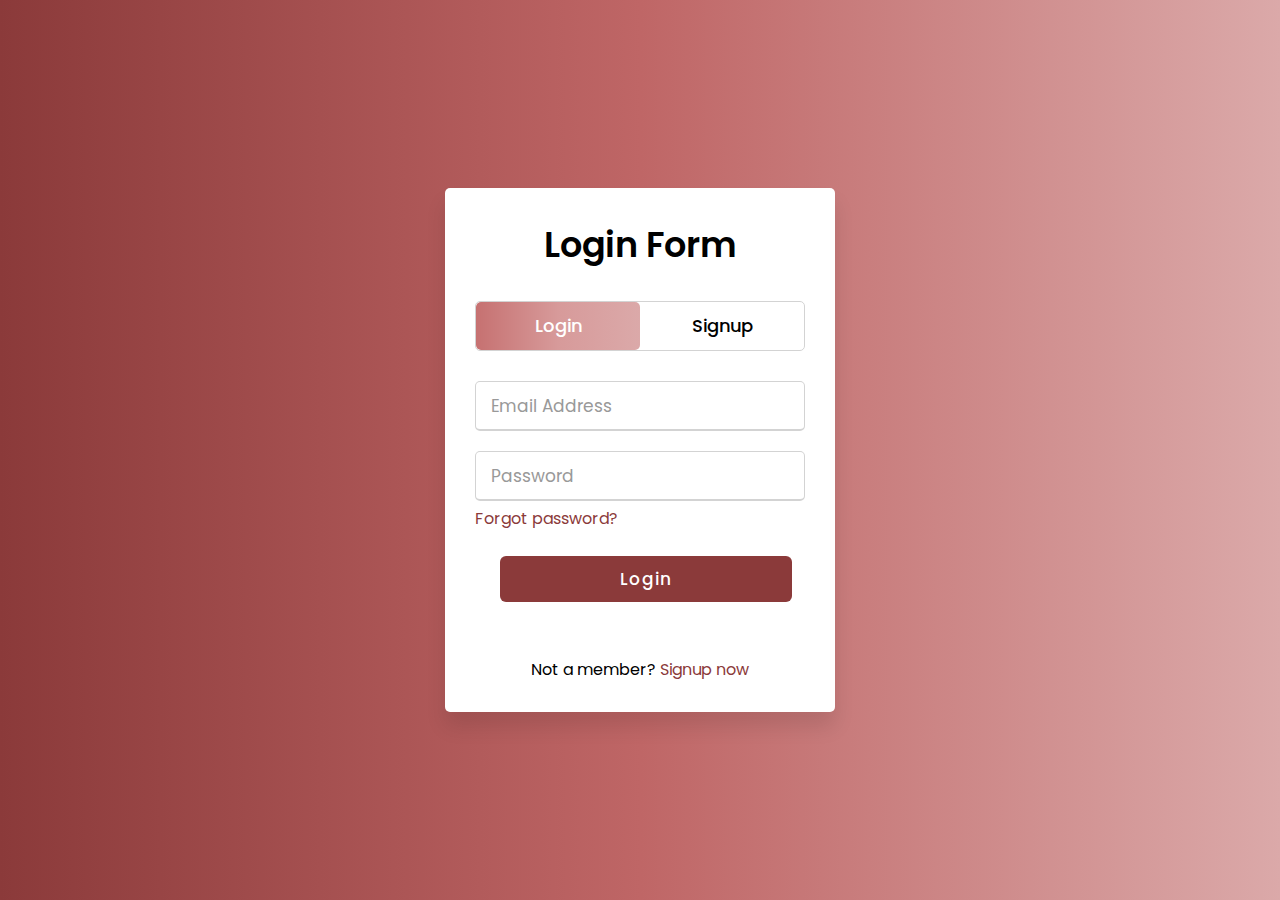
<file: index.html>
<!DOCTYPE html>
<html>

<head>
  <meta charset="utf-8">
  <meta name="viewport" content="width=device-width">
  <title>Login and Signup Form</title>
  <link href="style.css" rel="stylesheet" type="text/css" />
</head>
<body>
  <div class="wrapper">
         <div class="title-text">
            <div class="title login">
               Login Form
            </div>
            <div class="title signup">
               Signup Form
            </div>
         </div>
         <div class="form-container">
            <div class="slide-controls">
               <input type="radio" name="slide" id="login" checked>
               <input type="radio" name="slide" id="signup">
               <label for="login" class="slide login">Login</label>
               <label for="signup" class="slide signup">Signup</label>
               <div class="slider-tab"></div>
            </div>
            <div class="form-inner">
               <form action="welcome.html" class="login">
                  <div class="field">
                     <input type="email" placeholder="Email Address" required>
                  </div>
                  <div class="field">
                     <input type="password" placeholder="Password" required>
                  </div>
                  <div class="pass-link">
                     <a href="#">Forgot password?</a>
                  </div>
                  <button id = "login-btn">Login</button>
                  <div class="signup-link">
                     Not a member? <a href="">Signup now</a>
                  </div>
               </form>
               <form action="welcome.html" class="signup">
                  <div class="field">
                     <input type="email" placeholder="Email Address" required>
                  </div>
                  <div class="field">
                     <input type="password" placeholder="Password" required>
                  </div>
                  <div class="field">
                     <input type="password" placeholder="Confirm password" required>
                  </div>
                  <button id = "signup-btn">Sign Up</button>
               </form>
            </div>
         </div>
      </div>
  
  <script src="script.js"></script>

</body>
</html>
</file>
<file: style.css>
@import url('https://fonts.googleapis.com/css?family=Poppins:400,500,600,700&display=swap');
*{
  margin: 0;
  padding: 0;
  box-sizing: border-box;
  font-family: 'Poppins', sans-serif;
}
html,body{
  display: grid;
  height: 100%;
  width: 100%;
  place-items: center;
  background: -webkit-linear-gradient(left,#8B3A3A,#BF6666,#DBA9A9);
}
::selection{
  background: #8B3A3A;
  color: #fff;
}
.wrapper{
  overflow: hidden;
  max-width: 390px;
  background: #fff;
  padding: 30px;
  border-radius: 5px;
  box-shadow: 0px 15px 20px rgba(0,0,0,0.1);
}
.wrapper .title-text{
  display: flex;
  width: 200%;
}
.wrapper .title{
  width: 50%;
  font-size: 35px;
  font-weight: 600;
  text-align: center;
  transition: all 0.6s cubic-bezier(0.68,-0.55,0.265,1.55);
}
.wrapper .slide-controls{
  position: relative;
  display: flex;
  height: 50px;
  width: 100%;
  overflow: hidden;
  margin: 30px 0 10px 0;
  justify-content: space-between;
  border: 1px solid lightgrey;
  border-radius: 5px;
}
.slide-controls .slide{
  height: 100%;
  width: 100%;
  color: #fff;
  font-size: 18px;
  font-weight: 500;
  text-align: center;
  line-height: 48px;
  cursor: pointer;
  z-index: 1;
  transition: all 0.6s ease;
}
.slide-controls label.signup{
  color: #000;
}
.slide-controls .slider-tab{
  position: absolute;
  height: 100%;
  width: 50%;
  left: 0;
  z-index: 0;
  border-radius: 5px;
  background: -webkit-linear-gradient(left, #C67171,#D79A9A,#DBA9A9);
  transition: all 0.6s cubic-bezier(0.68,-0.55,0.265,1.55);
}
input[type="radio"]{
  display: none;
}
#signup:checked ~ .slider-tab{
  left: 50%;
}
#signup:checked ~ label.signup{
  color: #fff;
  cursor: default;
  user-select: none;
}
#signup:checked ~ label.login{
  color: #000;
}
#login:checked ~ label.signup{
  color: #000;
}
#login:checked ~ label.login{
  cursor: default;
  user-select: none;
}
.wrapper .form-container{
  width: 100%;
  overflow: hidden;
}
.form-container .form-inner{
  display: flex;
  width: 200%;
}
.form-container .form-inner form{
  width: 50%;
  transition: all 0.6s cubic-bezier(0.68,-0.55,0.265,1.55);
}
.form-inner form .field{
  height: 50px;
  width: 100%;
  margin-top: 20px;
}
.form-inner form .field input{
  height: 100%;
  width: 100%;
  outline: none;
  padding-left: 15px;
  border-radius: 5px;
  border: 1px solid lightgrey;
  border-bottom-width: 2px;
  font-size: 17px;
  transition: all 0.3s ease;
}
.form-inner form .field input:focus{
  border-color: #8B3A3A;
  /* box-shadow: inset 0 0 3px #fb6aae; */
}
.form-inner form .field input::placeholder{
  color: #999;
  transition: all 0.3s ease;
}
form .field input:focus::placeholder{
  color: #b3b3b3;
}
.form-inner form .pass-link{
  margin-top: 5px;
}
.form-inner form .signup-link{
  text-align: center;
  margin-top: 30px;
}
.form-inner form .pass-link a,
.form-inner form .signup-link a{
  color: #8B3A3A;
  text-decoration: none;
}
.form-inner form .pass-link a:hover,
.form-inner form .signup-link a:hover{
  text-decoration: underline;
}
form .btn{
  height: 50px;
  width: 100%;
  border-radius: 5px;
  position: relative;
  overflow: hidden;
}
form .btn .btn-layer{
  height: 100%;
  width: 300%;
  position: absolute;
  left: -100%;
  background: -webkit-linear-gradient(left,#C67171,#D79A9A,#DBA9A9);
  border-radius: 5px;
  transition: all 0.4s ease;;
}
form .btn:hover .btn-layer{
  left: 0;
}
#signup-btn {
    padding: 10px 100px;
    border-radius: 5px;
    border: none;
    color: #fff;
    font-size: 17px;
    margin: 25px;
    font-weight: 500;
    letter-spacing: 1px;
    border-radius: 6px;
    background-color: #8B3A3A;
    cursor: pointer;
    transition: all 0.3s ease;
  }
  #login-btn {
    padding: 10px 120px;
    border-radius: 5px;
    border: none;
    color: #fff;
    font-size: 17px;
    margin: 25px;
    font-weight: 500;
    letter-spacing: 1px;
    border-radius: 6px;
    background-color: #8B3A3A;
    cursor: pointer;
    transition: all 0.3s ease;
  }
</file>
